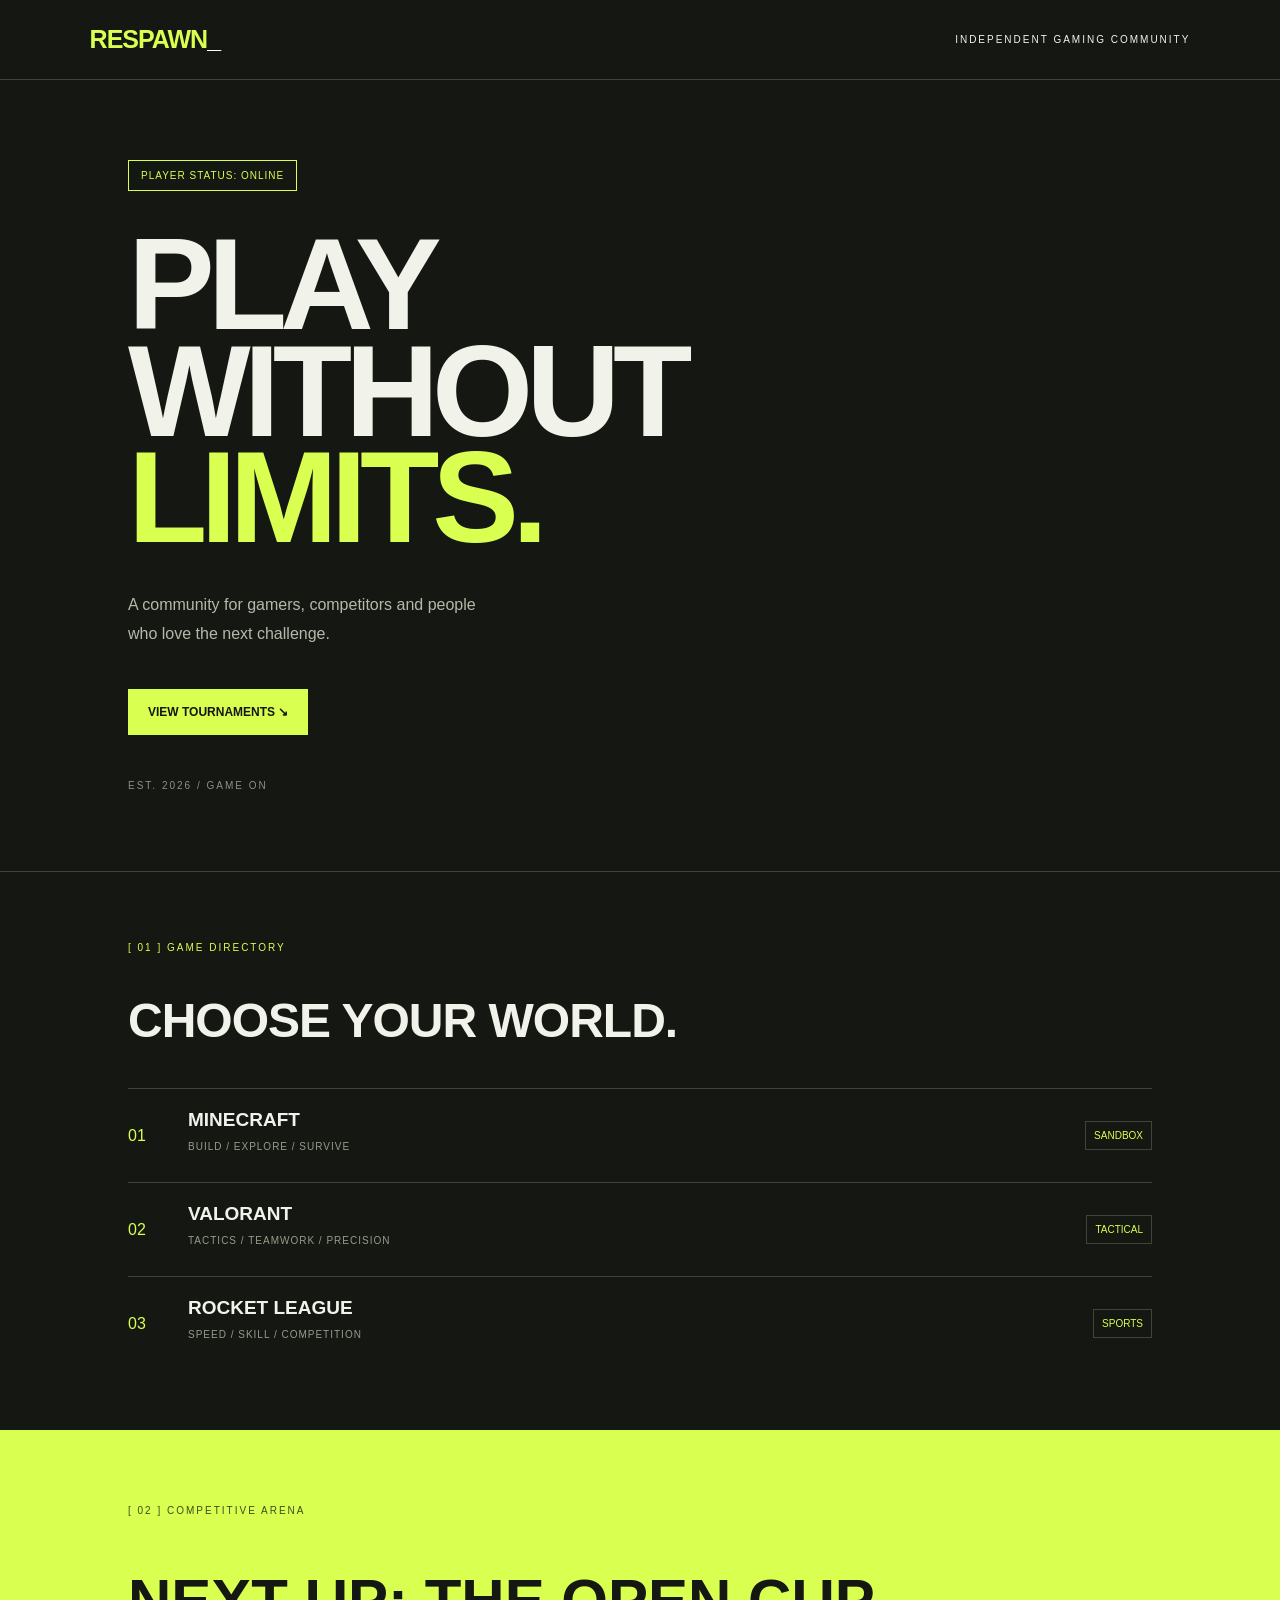
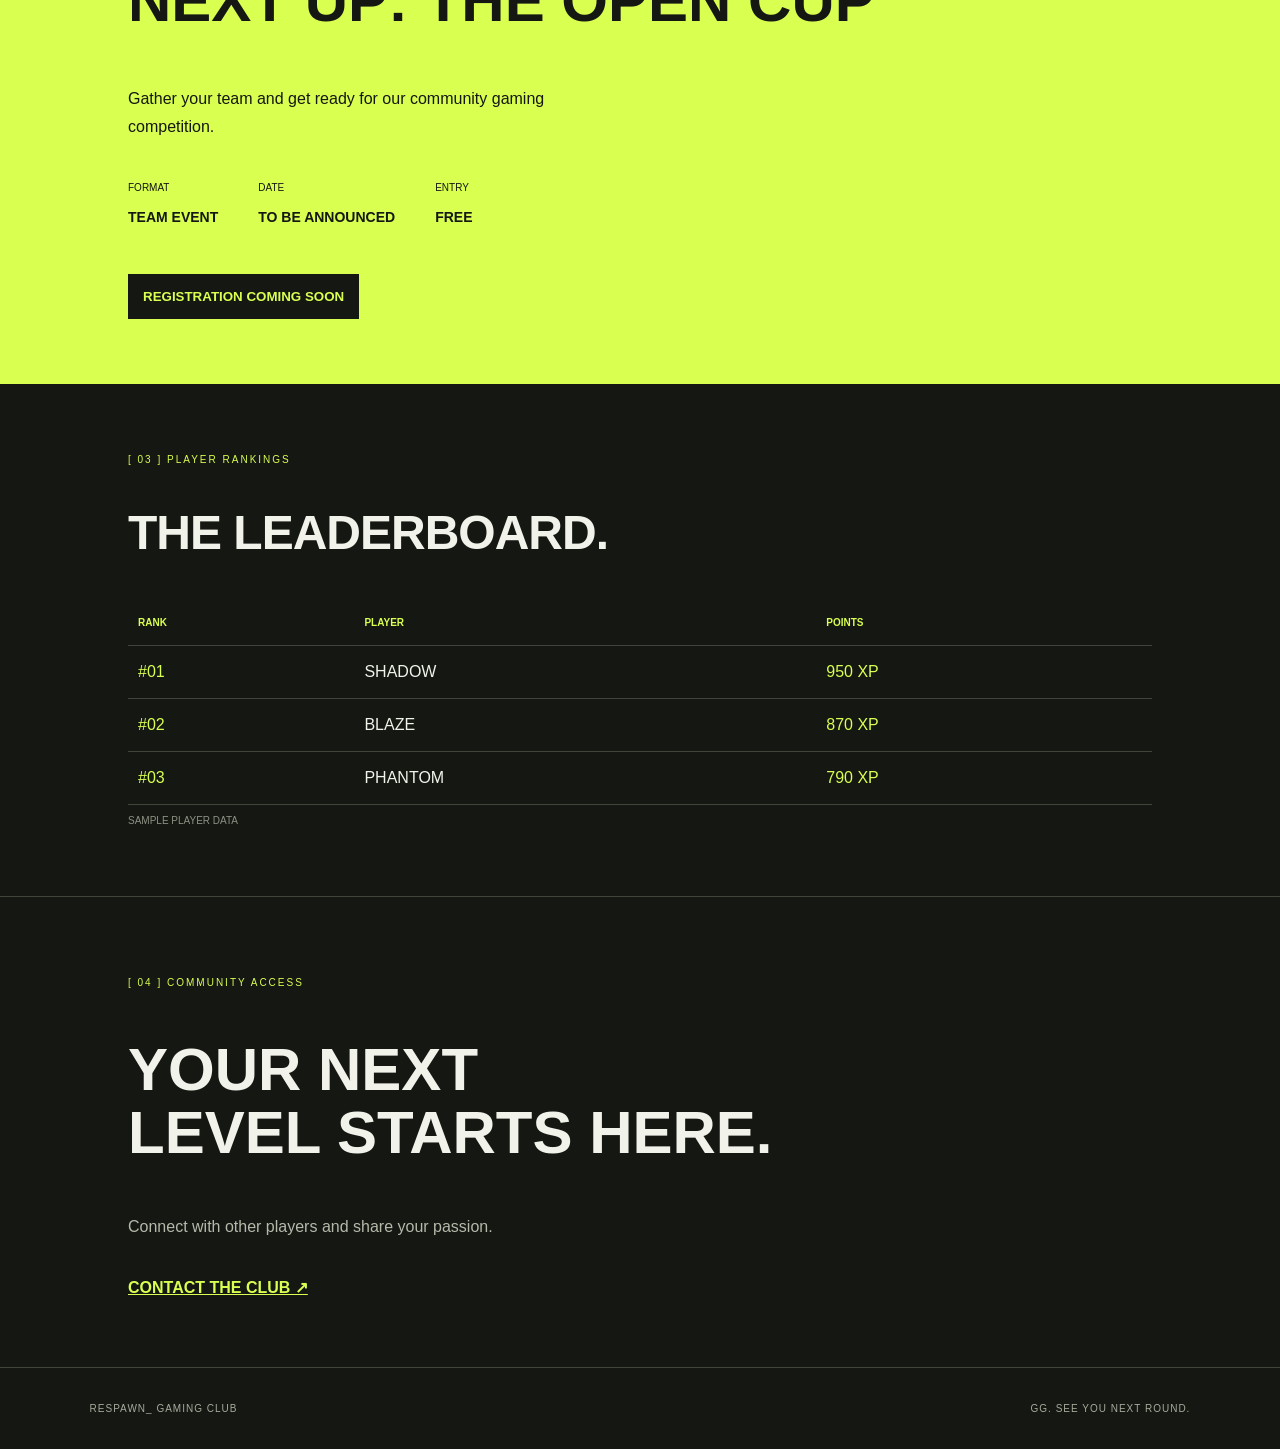
<file: gaming-website/file3.html>
<!DOCTYPE html>
<html>
<head>
    <title>Respawn Gaming Club</title>
    <link rel="stylesheet" href="style14.css">
</head>
<body>

    <header>
        <a class="logo" href="#home">RESPAWN<span>_</span></a>
        <p>INDEPENDENT GAMING COMMUNITY</p>
    </header>

    <main>
        <section id="home" class="hero">
            <div class="hero-label">PLAYER STATUS: ONLINE</div>
            <h1>PLAY<br>WITHOUT<br><span>LIMITS.</span></h1>
            <p>
                A community for gamers, competitors
                and people who love the next challenge.
            </p>
            <a href="#tournaments" class="action">VIEW TOURNAMENTS ↘</a>
            <div class="side-note">EST. 2026 / GAME ON</div>
        </section>

        <section id="games" class="games">
            <p class="section-label">[ 01 ] GAME DIRECTORY</p>
            <h2>CHOOSE YOUR WORLD.</h2>

            <div class="game-row">
                <span>01</span>
                <div>
                    <h3>MINECRAFT</h3>
                    <p>BUILD / EXPLORE / SURVIVE</p>
                </div>
                <span class="genre">SANDBOX</span>
            </div>

            <div class="game-row">
                <span>02</span>
                <div>
                    <h3>VALORANT</h3>
                    <p>TACTICS / TEAMWORK / PRECISION</p>
                </div>
                <span class="genre">TACTICAL</span>
            </div>

            <div class="game-row">
                <span>03</span>
                <div>
                    <h3>ROCKET LEAGUE</h3>
                    <p>SPEED / SKILL / COMPETITION</p>
                </div>
                <span class="genre">SPORTS</span>
            </div>
        </section>

        <section id="tournaments" class="tournament">
            <p class="section-label">[ 02 ] COMPETITIVE ARENA</p>
            <h2>NEXT UP: THE OPEN CUP</h2>
            <p>
                Gather your team and get ready for our
                community gaming competition.
            </p>

            <div class="event-info">
                <div>
                    <span>FORMAT</span>
                    <h3>TEAM EVENT</h3>
                </div>
                <div>
                    <span>DATE</span>
                    <h3>TO BE ANNOUNCED</h3>
                </div>
                <div>
                    <span>ENTRY</span>
                    <h3>FREE</h3>
                </div>
            </div>

            <button type="button">REGISTRATION COMING SOON</button>
        </section>

        <section id="leaderboard" class="leaderboard">
            <p class="section-label">[ 03 ] PLAYER RANKINGS</p>
            <h2>THE LEADERBOARD.</h2>

            <table>
                <thead>
                    <tr>
                        <th>RANK</th>
                        <th>PLAYER</th>
                        <th>POINTS</th>
                    </tr>
                </thead>
                <tbody>
                    <tr>
                        <td>#01</td>
                        <td>SHADOW</td>
                        <td>950 XP</td>
                    </tr>
                    <tr>
                        <td>#02</td>
                        <td>BLAZE</td>
                        <td>870 XP</td>
                    </tr>
                    <tr>
                        <td>#03</td>
                        <td>PHANTOM</td>
                        <td>790 XP</td>
                    </tr>
                </tbody>
            </table>
            <p class="disclaimer">SAMPLE PLAYER DATA</p>
        </section>

        <section id="contact" class="join">
            <p class="section-label">[ 04 ] COMMUNITY ACCESS</p>
            <h2>YOUR NEXT<br>LEVEL STARTS HERE.</h2>
            <p>Connect with other players and share your passion.</p>
            <a href="mailto:gaming@example.com">CONTACT THE CLUB ↗</a>
        </section>
    </main>

    <footer>
        <p>RESPAWN_ GAMING CLUB</p>
        <p>GG. SEE YOU NEXT ROUND.</p>
    </footer>

</body>
</html>
</file>
<file: gaming-website/style14.css>
* {
    box-sizing: border-box;
}

html {
    scroll-behavior: smooth;
}

body {
    margin: 0;
    background: #151713;
    color: #f1f2e9;
    font-family: Arial, sans-serif;
}

header {
    display: flex;
    justify-content: space-between;
    align-items: center;
    padding: 24px 7%;
    border-bottom: 1px solid #41443a;
}

.logo {
    color: #d9ff50;
    text-decoration: none;
    font-size: 25px;
    font-weight: 900;
    letter-spacing: -1px;
}

.logo span {
    color: white;
}

header p, .section-label {
    font-size: 10px;
    letter-spacing: 2px;
}

.hero {
    position: relative;
    padding: 80px 10%;
    border-bottom: 1px solid #41443a;
}

.hero-label {
    display: inline-block;
    padding: 9px 12px;
    color: #d9ff50;
    border: 1px solid #d9ff50;
    font-size: 10px;
    letter-spacing: 1px;
}

.hero h1 {
    font-size: clamp(60px, 12vw, 130px);
    font-weight: 900;
    line-height: 0.82;
    letter-spacing: -7px;
    margin: 40px 0;
}

.hero h1 span {
    color: #d9ff50;
}

.hero > p {
    max-width: 380px;
    line-height: 1.8;
    color: #b5b9a9;
}

.action {
    display: inline-block;
    margin-top: 25px;
    padding: 16px 20px;
    background: #d9ff50;
    color: #151713;
    text-decoration: none;
    font-size: 12px;
    font-weight: bold;
}

.side-note {
    margin-top: 45px;
    color: #8b9181;
    font-size: 10px;
    letter-spacing: 2px;
}

.games, .leaderboard {
    padding: 60px 10%;
}

.section-label {
    color: #d9ff50;
}

.games h2, .leaderboard h2 {
    font-size: clamp(28px, 5vw, 48px);
    letter-spacing: -1px;
}

.game-row {
    display: grid;
    grid-template-columns: 45px 1fr auto;
    align-items: center;
    gap: 15px;
    padding: 20px 0;
    border-top: 1px solid #41443a;
}

.game-row > span:first-child {
    color: #d9ff50;
}

.game-row h3 {
    font-size: 19px;
    margin: 0;
}

.game-row p {
    color: #969c8a;
    font-size: 10px;
    letter-spacing: 1px;
}

.genre {
    color: #d9ff50;
    font-size: 10px;
    border: 1px solid #41443a;
    padding: 8px;
}

.tournament {
    padding: 65px 10%;
    background: #d9ff50;
    color: #151713;
}

.tournament .section-label {
    color: #414a1d;
}

.tournament h2, .join h2 {
    font-size: clamp(32px, 6vw, 60px);
    font-weight: 900;
}

.tournament > p:not(.section-label) {
    max-width: 500px;
    line-height: 1.8;
}

.event-info {
    display: flex;
    flex-wrap: wrap;
    gap: 40px;
    margin: 35px 0;
}

.event-info span {
    font-size: 10px;
}

.event-info h3 {
    font-size: 14px;
}

.tournament button {
    background: #151713;
    color: #d9ff50;
    border: none;
    padding: 15px;
    font-weight: bold;
}

.leaderboard table {
    width: 100%;
    border-collapse: collapse;
    margin-top: 30px;
    text-align: left;
}

.leaderboard th {
    color: #d9ff50;
    font-size: 10px;
}

.leaderboard th, .leaderboard td {
    padding: 17px 10px;
    border-bottom: 1px solid #41443a;
}

.leaderboard td:first-child, .leaderboard td:last-child {
    color: #d9ff50;
}

.disclaimer {
    color: #8b9181;
    font-size: 10px;
}

.join {
    padding: 70px 10%;
    border-top: 1px solid #41443a;
}

.join h2 {
    line-height: 1.05;
}

.join > p:not(.section-label) {
    color: #b5b9a9;
    line-height: 1.8;
}

.join a {
    display: inline-block;
    margin-top: 20px;
    color: #d9ff50;
    font-weight: bold;
}

footer {
    padding: 25px 7%;
    border-top: 1px solid #41443a;
    display: flex;
    justify-content: space-between;
    flex-wrap: wrap;
    color: #a6ab9b;
    font-size: 10px;
    letter-spacing: 1px;
}

@media (max-width: 600px) {
    header {
        align-items: flex-start;
        flex-direction: column;
        gap: 10px;
    }

    .hero {
        padding: 60px 7%;
    }

    .hero h1 {
        letter-spacing: -3px;
    }

    .games, .leaderboard, .tournament, .join {
        padding: 45px 7%;
    }

    .game-row {
        grid-template-columns: 25px 1fr;
    }

    .genre {
        grid-column: 2;
        justify-self: start;
    }

    .event-info {
        gap: 20px;
    }
}
</file>
